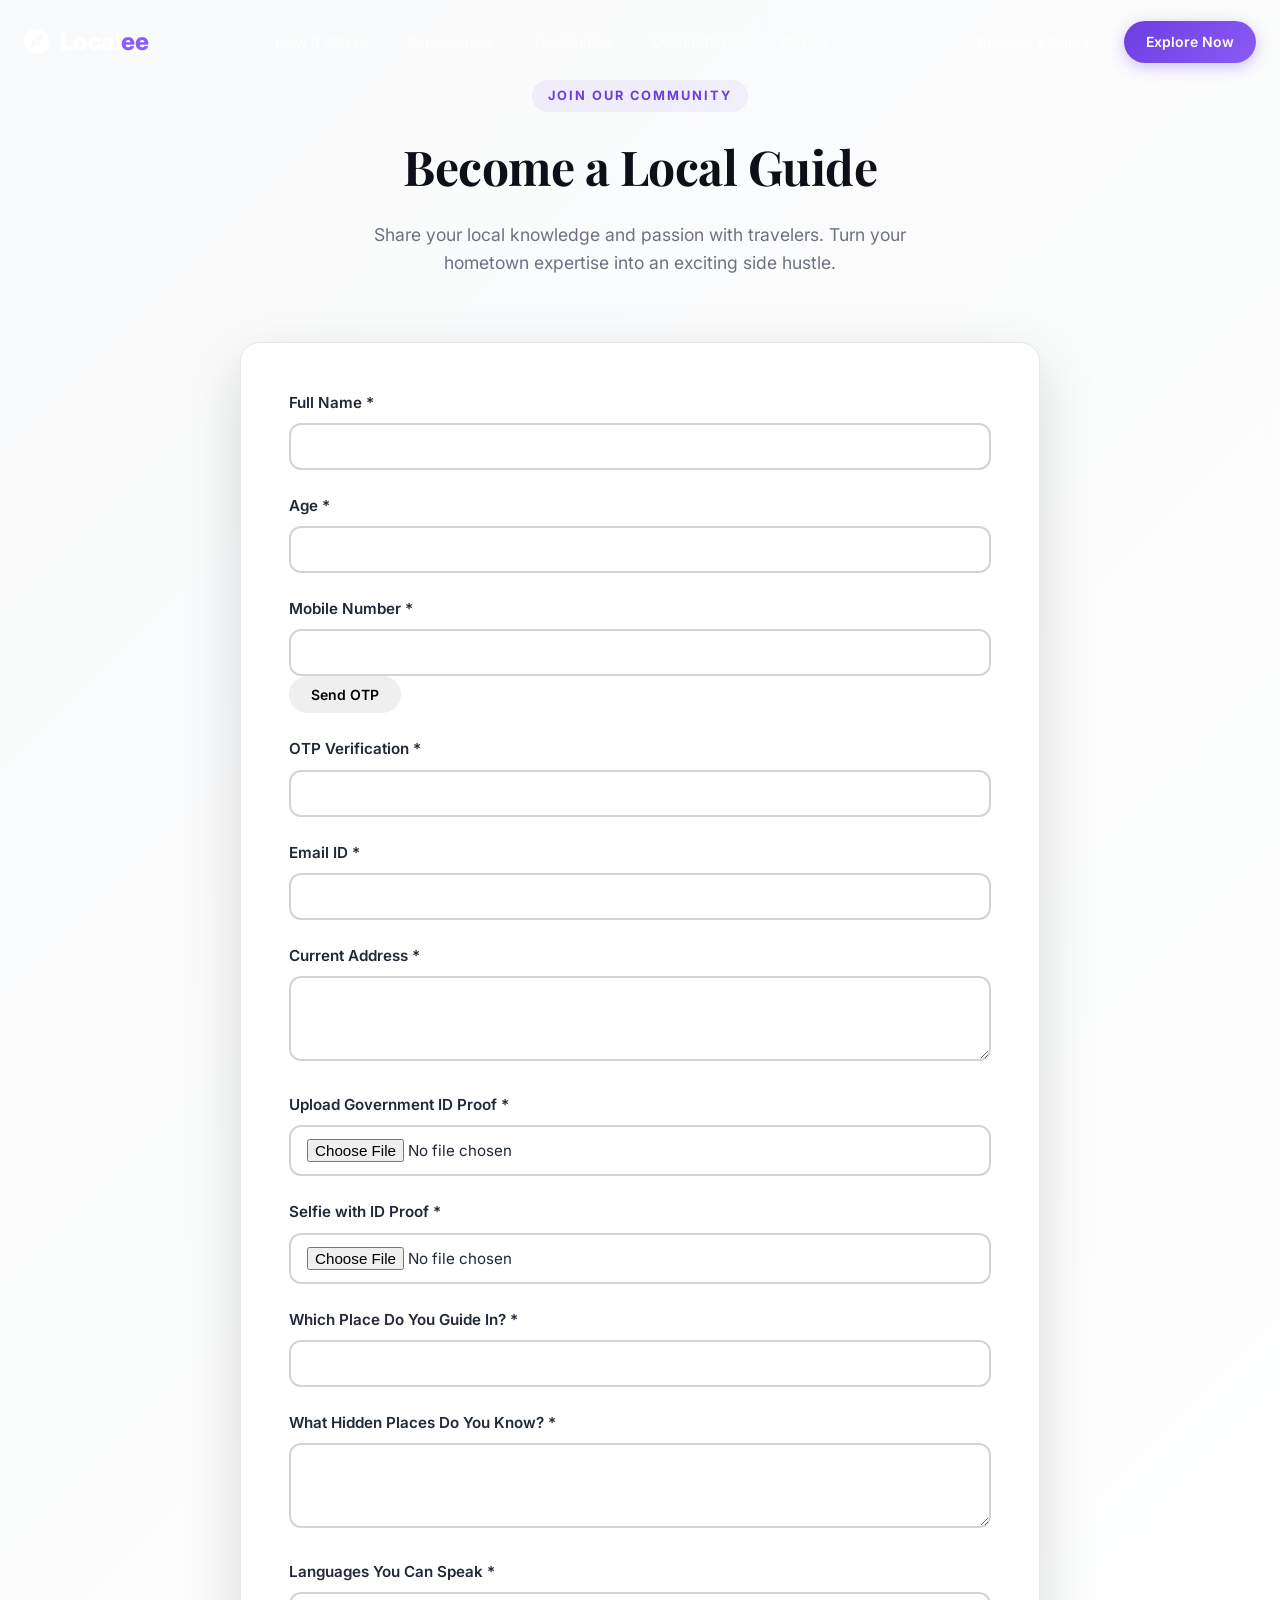
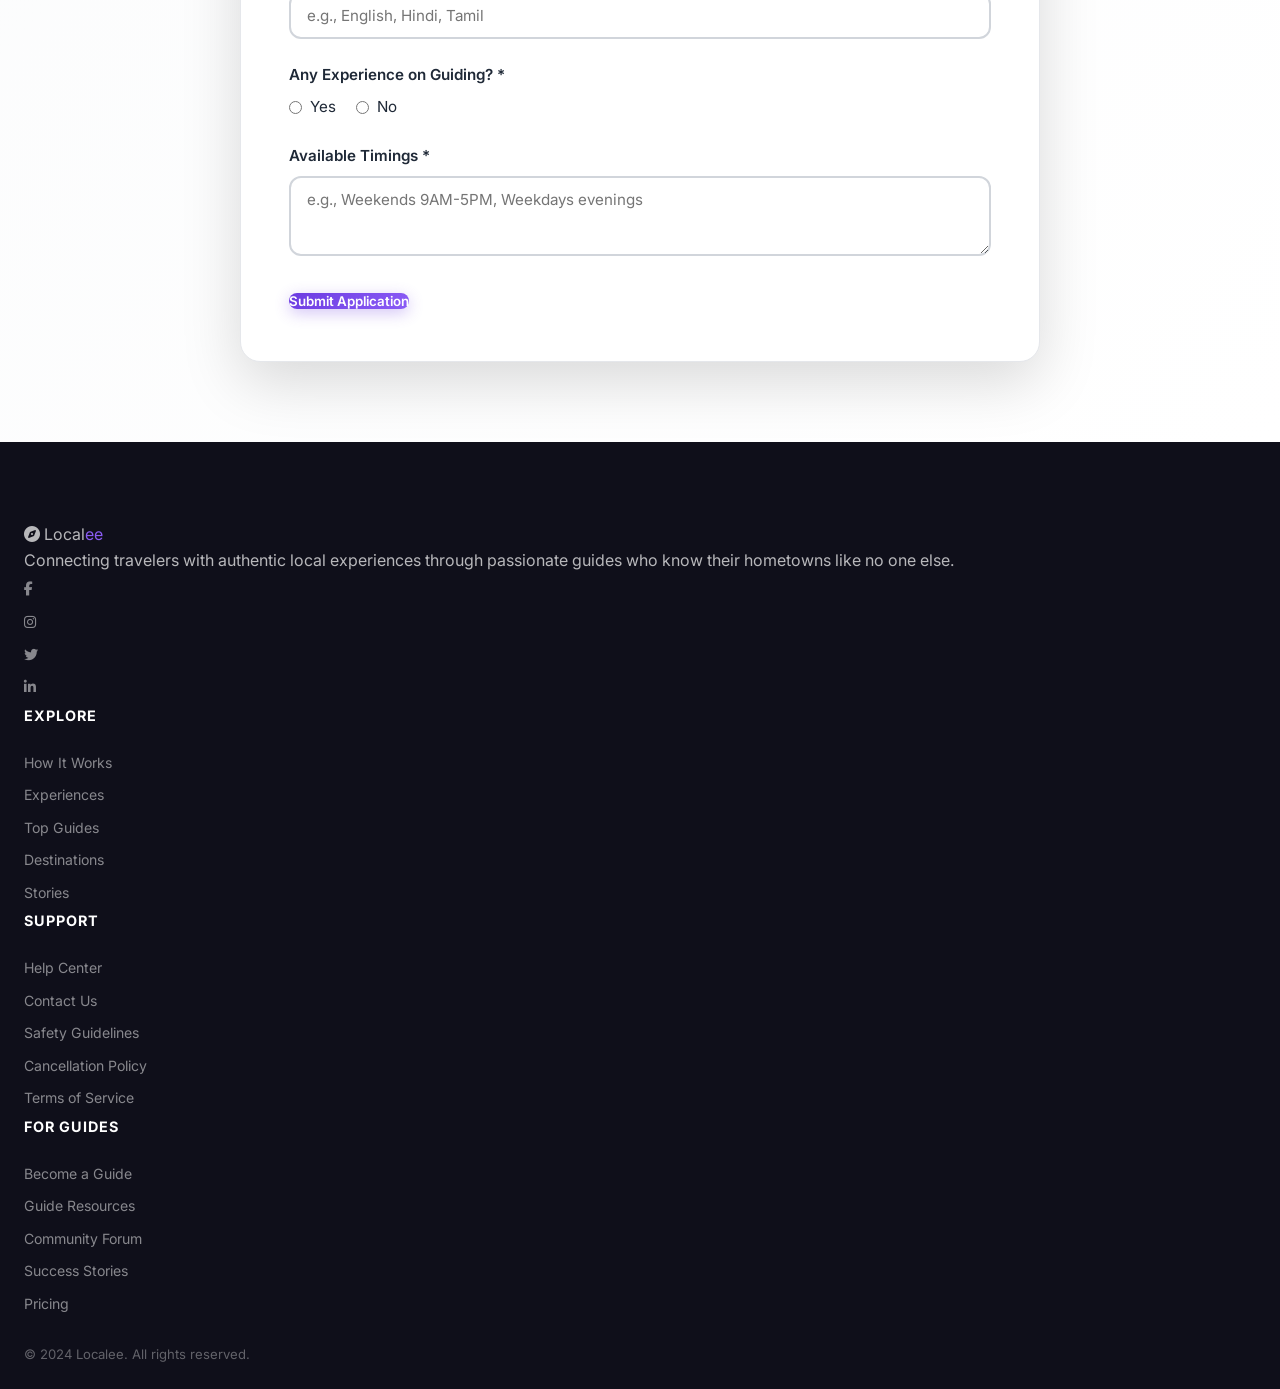
<file: become-guide.html>
<!DOCTYPE html>
<html lang="en">
<head>
  <meta charset="UTF-8">
  <meta name="viewport" content="width=device-width, initial-scale=1.0">
  <title>Become a Guide — Localee</title>
  <meta name="description" content="Join Localee as a local guide and share your passion for your hometown with travelers from around the world.">
  <link rel="preconnect" href="https://fonts.googleapis.com">
  <link rel="preconnect" href="https://fonts.gstatic.com" crossorigin>
  <link href="https://fonts.googleapis.com/css2?family=Inter:wght@300;400;500;600;700;800;900&family=Playfair+Display:ital,wght@0,600;0,700;0,800;1,600&display=swap" rel="stylesheet">
  <link rel="stylesheet" href="https://cdnjs.cloudflare.com/ajax/libs/font-awesome/6.5.1/css/all.min.css">
  <link rel="stylesheet" href="styles.css">
</head>
<body>

  <!-- Navbar -->
  <nav class="navbar" id="navbar">
    <div class="container nav-container">
      <a href="index.html" class="logo">
        <i class="fas fa-compass logo-icon"></i>
        <span>Local<span class="logo-accent">ee</span></span>
      </a>
      <ul class="nav-links" id="navLinks">
        <li><a href="index.html#how-it-works">How It Works</a></li>
        <li><a href="index.html#experiences">Experiences</a></li>
        <li><a href="index.html#guides">Top Guides</a></li>
        <li><a href="index.html#destinations">Destinations</a></li>
        <li><a href="index.html#testimonials">Stories</a></li>
      </ul>
      <div class="nav-actions">
        <a href="become-guide.html" class="btn btn-outline btn-sm">Become a Guide</a>
        <a href="index.html" class="btn btn-primary btn-sm">Explore Now</a>
        <button class="mobile-toggle" id="mobileToggle" aria-label="Toggle menu">
          <span></span><span></span><span></span>
        </button>
      </div>
    </div>
  </nav>

  <!-- Become Guide Form -->
  <section class="section become-guide-form">
    <div class="container">
      <div class="section-header">
        <span class="section-tag">Join Our Community</span>
        <h2 class="section-title">Become a Local Guide</h2>
        <p class="section-desc">Share your local knowledge and passion with travelers. Turn your hometown expertise into an exciting side hustle.</p>
      </div>
      <div class="form-container">
        <form action="#" method="post" enctype="multipart/form-data">
          <div class="form-group">
            <label for="name">Full Name *</label>
            <input type="text" id="name" name="name" required>
          </div>
          <div class="form-group">
            <label for="age">Age *</label>
            <input type="number" id="age" name="age" min="18" required>
          </div>
          <div class="form-group">
            <label for="mobile">Mobile Number *</label>
            <input type="tel" id="mobile" name="mobile" required>
            <button type="button" class="btn btn-sm" id="send-otp">Send OTP</button>
          </div>
          <div class="form-group">
            <label for="otp">OTP Verification *</label>
            <input type="text" id="otp" name="otp" required>
          </div>
          <div class="form-group">
            <label for="email">Email ID *</label>
            <input type="email" id="email" name="email" required>
          </div>
          <div class="form-group">
            <label for="address">Current Address *</label>
            <textarea id="address" name="address" rows="3" required></textarea>
          </div>
          <div class="form-group">
            <label for="id-proof">Upload Government ID Proof *</label>
            <input type="file" id="id-proof" name="id-proof" accept="image/*,.pdf" required>
          </div>
          <div class="form-group">
            <label for="selfie">Selfie with ID Proof *</label>
            <input type="file" id="selfie" name="selfie" accept="image/*" required>
          </div>
          <div class="form-group">
            <label for="guide-place">Which Place Do You Guide In? *</label>
            <input type="text" id="guide-place" name="guide-place" required>
          </div>
          <div class="form-group">
            <label for="hidden-places">What Hidden Places Do You Know? *</label>
            <textarea id="hidden-places" name="hidden-places" rows="3" required></textarea>
          </div>
          <div class="form-group">
            <label for="languages">Languages You Can Speak *</label>
            <input type="text" id="languages" name="languages" placeholder="e.g., English, Hindi, Tamil" required>
          </div>
          <div class="form-group">
            <label>Any Experience on Guiding? *</label>
            <div class="radio-group">
              <label><input type="radio" name="experience" value="yes" required> Yes</label>
              <label><input type="radio" name="experience" value="no"> No</label>
            </div>
          </div>
          <div class="form-group" id="years-group" style="display: none;">
            <label for="years">How Many Years of Experience?</label>
            <input type="number" id="years" name="years" min="0">
          </div>
          <div class="form-group">
            <label for="timings">Available Timings *</label>
            <textarea id="timings" name="timings" rows="2" placeholder="e.g., Weekends 9AM-5PM, Weekdays evenings" required></textarea>
          </div>
          <button type="submit" class="btn btn-primary">Submit Application</button>
        </form>
      </div>
    </div>
  </section>

  <!-- Footer -->
  <footer class="footer">
    <div class="container">
      <div class="footer-grid">
        <div class="footer-col">
          <div class="footer-logo">
            <i class="fas fa-compass"></i>
            <span>Local<span class="logo-accent">ee</span></span>
          </div>
          <p>Connecting travelers with authentic local experiences through passionate guides who know their hometowns like no one else.</p>
          <div class="social-links">
            <a href="#" aria-label="Facebook"><i class="fab fa-facebook-f"></i></a>
            <a href="#" aria-label="Instagram"><i class="fab fa-instagram"></i></a>
            <a href="#" aria-label="Twitter"><i class="fab fa-twitter"></i></a>
            <a href="#" aria-label="LinkedIn"><i class="fab fa-linkedin-in"></i></a>
          </div>
        </div>
        <div class="footer-col">
          <h4>Explore</h4>
          <a href="index.html#how-it-works">How It Works</a>
          <a href="index.html#experiences">Experiences</a>
          <a href="index.html#guides">Top Guides</a>
          <a href="index.html#destinations">Destinations</a>
          <a href="index.html#testimonials">Stories</a>
        </div>
        <div class="footer-col">
          <h4>Support</h4>
          <a href="#">Help Center</a>
          <a href="#">Contact Us</a>
          <a href="#">Safety Guidelines</a>
          <a href="#">Cancellation Policy</a>
          <a href="#">Terms of Service</a>
        </div>
        <div class="footer-col">
          <h4>For Guides</h4>
          <a href="become-guide.html">Become a Guide</a>
          <a href="#">Guide Resources</a>
          <a href="#">Community Forum</a>
          <a href="#">Success Stories</a>
          <a href="#">Pricing</a>
        </div>
      </div>
      <div class="footer-bottom">
        <p>&copy; 2024 Localee. All rights reserved.</p>
      </div>
    </div>
  </footer>

  <script src="script.js"></script>
  <script>
    // Handle experience radio buttons
    const experienceRadios = document.querySelectorAll('input[name="experience"]');
    const yearsGroup = document.getElementById('years-group');

    experienceRadios.forEach(radio => {
      radio.addEventListener('change', function() {
        if (this.value === 'yes') {
          yearsGroup.style.display = 'block';
          document.getElementById('years').required = true;
        } else {
          yearsGroup.style.display = 'none';
          document.getElementById('years').required = false;
        }
      });
    });

    // OTP generation + validation (simulated)
    let currentOtp = null;
    const otpInput = document.getElementById('otp');
    const sendOtpBtn = document.getElementById('send-otp');
    const formMessage = document.createElement('p');
    formMessage.className = 'form-note';

    const showMessage = (message, isError = false) => {
      formMessage.textContent = message;
      formMessage.style.color = isError ? '#d32f2f' : '#1e7e34';
      if (!document.getElementById('formMessage')) {
        formMessage.id = 'formMessage';
        document.querySelector('.form-container').appendChild(formMessage);
      }
    };

    const generateOtp = () => Math.floor(1000 + Math.random() * 9000).toString();

    sendOtpBtn.addEventListener('click', () => {
      const mobile = document.getElementById('mobile').value.trim();
      if (!mobile || mobile.length < 10) {
        showMessage('Please enter a valid mobile number first.', true);
        return;
      }

      currentOtp = generateOtp();
      otpInput.disabled = false;
      otpInput.focus();
      showMessage('OTP sent! (For demo purposes, you can use ' + currentOtp + ')');

      // For demo purposes only: log the OTP in the console
      console.log('DEBUG: OTP is', currentOtp);
    });

    const guideForm = document.querySelector('.form-container form');
    guideForm.addEventListener('submit', (event) => {
      event.preventDefault();

      if (!currentOtp) {
        showMessage('Please request an OTP and verify your mobile number.', true);
        return;
      }

      if (otpInput.value.trim() !== currentOtp) {
        showMessage('The OTP entered is incorrect. Please try again.', true);
        return;
      }

      showMessage('Thank you! Your application has been submitted. We will reach out soon.', false);
      guideForm.reset();
      otpInput.disabled = true;
      currentOtp = null;
    });
  </script>
</body>
</html>
</file>
<file: styles.css>
/* ===== RESET & BASE ===== */
*, *::before, *::after { margin: 0; padding: 0; box-sizing: border-box; }

:root {
  --primary: #6C3CE1;
  --primary-light: #8B5CF6;
  --primary-dark: #5521C6;
  --primary-glow: rgba(108, 60, 225, 0.3);
  --accent: #F97316;
  --accent-light: #FB923C;
  --success: #10B981;
  --dark: #0F0F1A;
  --dark-2: #1A1A2E;
  --dark-3: #252540;
  --gray-900: #111827;
  --gray-800: #1F2937;
  --gray-700: #374151;
  --gray-600: #4B5563;
  --gray-500: #6B7280;
  --gray-400: #9CA3AF;
  --gray-300: #D1D5DB;
  --gray-200: #E5E7EB;
  --gray-100: #F3F4F6;
  --gray-50: #F9FAFB;
  --white: #FFFFFF;
  --glass: rgba(255, 255, 255, 0.06);
  --glass-border: rgba(255, 255, 255, 0.1);
  --glass-light: rgba(255, 255, 255, 0.85);
  --glass-light-border: rgba(0, 0, 0, 0.08);
  --radius-sm: 8px;
  --radius: 12px;
  --radius-lg: 20px;
  --radius-xl: 28px;
  --radius-full: 100px;
  --shadow-sm: 0 1px 3px rgba(0,0,0,0.08);
  --shadow: 0 4px 20px rgba(0,0,0,0.08);
  --shadow-lg: 0 12px 40px rgba(0,0,0,0.12);
  --shadow-xl: 0 20px 60px rgba(0,0,0,0.15);
  --shadow-glow: 0 0 40px var(--primary-glow);
  --transition: 0.3s cubic-bezier(0.4, 0, 0.2, 1);
  --transition-slow: 0.6s cubic-bezier(0.4, 0, 0.2, 1);
}

html { scroll-behavior: smooth; font-size: 16px; }
body {
  font-family: 'Inter', -apple-system, BlinkMacSystemFont, sans-serif;
  color: var(--gray-800);
  background: var(--white);
  line-height: 1.6;
  overflow-x: hidden;
  -webkit-font-smoothing: antialiased;
}

.container {
  width: 100%;
  max-width: 1280px;
  margin: 0 auto;
  padding: 0 24px;
}

img { max-width: 100%; height: auto; display: block; }
a { text-decoration: none; color: inherit; transition: var(--transition); }

/* ===== BUTTONS ===== */
.btn {
  display: inline-flex;
  align-items: center;
  gap: 8px;
  font-family: inherit;
  font-weight: 600;
  border: none;
  cursor: pointer;
  transition: var(--transition);
  border-radius: var(--radius-full);
  white-space: nowrap;
}
.btn-sm { padding: 10px 22px; font-size: 0.875rem; }
.btn-lg { padding: 16px 36px; font-size: 1.05rem; }
.btn-primary {
  background: linear-gradient(135deg, var(--primary), var(--primary-light));
  color: var(--white);
  box-shadow: 0 4px 15px var(--primary-glow);
}
.btn-primary:hover {
  transform: translateY(-2px);
  box-shadow: 0 8px 25px var(--primary-glow);
}
.btn-outline {
  background: transparent;
  color: var(--gray-700);
  border: 1.5px solid var(--gray-300);
}
.btn-outline:hover {
  border-color: var(--primary);
  color: var(--primary);
  background: rgba(108, 60, 225, 0.04);
}
.btn-white {
  background: var(--white);
  color: var(--primary);
  box-shadow: var(--shadow);
}
.btn-white:hover { transform: translateY(-2px); box-shadow: var(--shadow-lg); }
.btn-ghost {
  background: transparent;
  color: var(--white);
  border: 1.5px solid rgba(255,255,255,0.3);
}
.btn-ghost:hover {
  background: rgba(255,255,255,0.1);
  border-color: rgba(255,255,255,0.6);
}

/* ===== NAVBAR ===== */
.navbar {
  position: fixed;
  top: 0;
  left: 0;
  right: 0;
  z-index: 1000;
  padding: 20px 0;
  transition: var(--transition);
}
.navbar.scrolled {
  padding: 12px 0;
  background: var(--glass-light);
  backdrop-filter: blur(20px) saturate(180%);
  -webkit-backdrop-filter: blur(20px) saturate(180%);
  border-bottom: 1px solid var(--glass-light-border);
  box-shadow: var(--shadow-sm);
}
.nav-container {
  display: flex;
  align-items: center;
  justify-content: space-between;
}
.logo {
  display: flex;
  align-items: center;
  gap: 10px;
  font-size: 1.5rem;
  font-weight: 800;
  color: var(--white);
  letter-spacing: -0.5px;
}
.navbar.scrolled .logo { color: var(--dark); }
.logo-icon {
  font-size: 1.6rem;
  animation: spin 8s linear infinite;
}
@keyframes spin { from { transform: rotate(0deg); } to { transform: rotate(360deg); } }
.logo-accent { color: var(--primary-light); }
.navbar.scrolled .logo-accent { color: var(--primary); }

.nav-links {
  display: flex;
  list-style: none;
  gap: 8px;
}
.nav-links a {
  padding: 8px 16px;
  font-size: 0.9rem;
  font-weight: 500;
  color: rgba(255,255,255,0.8);
  border-radius: var(--radius-full);
  transition: var(--transition);
}
.nav-links a:hover {
  color: var(--white);
  background: rgba(255,255,255,0.12);
}
.navbar.scrolled .nav-links a { color: var(--gray-600); }
.navbar.scrolled .nav-links a:hover {
  color: var(--primary);
  background: rgba(108, 60, 225, 0.06);
}

.nav-actions { display: flex; align-items: center; gap: 12px; }
.nav-actions .btn-outline {
  color: rgba(255,255,255,0.9);
  border-color: rgba(255,255,255,0.3);
}
.nav-actions .btn-outline:hover {
  background: rgba(255,255,255,0.1);
  border-color: rgba(255,255,255,0.6);
  color: var(--white);
}
.navbar.scrolled .nav-actions .btn-outline {
  color: var(--gray-700);
  border-color: var(--gray-300);
}
.navbar.scrolled .nav-actions .btn-outline:hover {
  border-color: var(--primary);
  color: var(--primary);
  background: rgba(108, 60, 225, 0.04);
}

.mobile-toggle {
  display: none;
  flex-direction: column;
  gap: 5px;
  background: none;
  border: none;
  cursor: pointer;
  padding: 8px;
}
.mobile-toggle span {
  width: 24px;
  height: 2px;
  background: var(--white);
  border-radius: 2px;
  transition: var(--transition);
}
.navbar.scrolled .mobile-toggle span { background: var(--dark); }
.mobile-toggle.active span:nth-child(1) { transform: rotate(45deg) translate(5px, 5px); }
.mobile-toggle.active span:nth-child(2) { opacity: 0; }
.mobile-toggle.active span:nth-child(3) { transform: rotate(-45deg) translate(5px, -5px); }

/* ===== HERO ===== */
.hero {
  position: relative;
  min-height: 100vh;
  display: flex;
  align-items: center;
  justify-content: center;
  overflow: hidden;
  padding: 120px 0 80px;
}
/* Hero scenic background layers */
.hero-bg {
  position: absolute;
  inset: 0;
}
.hero-sky {
  position: absolute;
  inset: 0;
  background:
    linear-gradient(180deg,
      #0b1628 0%,
      #0f2440 15%,
      #143a5c 30%,
      #1a6070 45%,
      #1e7a6d 55%,
      #267a58 65%,
      #1a5c42 75%,
      #0f3d2e 85%,
      #0a2a1f 100%
    );
}
.hero-gradient {
  position: absolute;
  inset: 0;
  background:
    radial-gradient(ellipse 90% 50% at 50% 0%, rgba(20, 80, 130, 0.4), transparent 60%),
    radial-gradient(ellipse 60% 40% at 80% 20%, rgba(245, 158, 66, 0.15), transparent),
    radial-gradient(ellipse 50% 40% at 20% 30%, rgba(100, 200, 180, 0.12), transparent),
    radial-gradient(ellipse 80% 50% at 50% 100%, rgba(10, 50, 35, 0.5), transparent 60%);
  pointer-events: none;
}

/* Mountains */
.hero-mountains {
  position: absolute;
  bottom: 10%;
  left: 0;
  right: 0;
  height: 55%;
  pointer-events: none;
}
.mountain-layer {
  position: absolute;
  bottom: 0;
  left: 0;
  width: 100%;
  height: 100%;
}
.mountain-back { opacity: 0.7; animation: mountainParallax 20s ease-in-out infinite alternate; }
.mountain-mid  { opacity: 0.8; animation: mountainParallax 25s ease-in-out infinite alternate-reverse; }
.mountain-front { opacity: 0.9; animation: mountainParallax 30s ease-in-out infinite alternate; }
@keyframes mountainParallax {
  0% { transform: translateX(0); }
  100% { transform: translateX(-15px); }
}

/* Sea */
.hero-sea {
  position: absolute;
  bottom: 0;
  left: 0;
  right: 0;
  height: 20%;
  pointer-events: none;
}
.hero-sea svg {
  position: absolute;
  bottom: 0;
  width: 100%;
  height: 100%;
}
.hero-sea svg path:first-child { animation: wave 8s ease-in-out infinite; }
.hero-sea svg path:last-child  { animation: wave 10s ease-in-out infinite reverse; }
@keyframes wave {
  0%, 100% { transform: translateX(0); }
  50% { transform: translateX(-20px); }
}

.hero-content {
  position: relative;
  z-index: 2;
  text-align: center;
}
.hero-badge {
  display: inline-flex;
  align-items: center;
  gap: 8px;
  padding: 8px 20px;
  background: rgba(255,255,255,0.08);
  border: 1px solid rgba(255,255,255,0.12);
  border-radius: var(--radius-full);
  color: rgba(255,255,255,0.9);
  font-size: 0.85rem;
  font-weight: 500;
  margin-bottom: 28px;
  backdrop-filter: blur(10px);
  animation: fadeInDown 0.8s ease-out;
}
.hero-badge i { color: var(--accent); }

.hero-title {
  font-family: 'Playfair Display', serif;
  font-size: clamp(2.8rem, 7vw, 5.5rem);
  font-weight: 800;
  color: var(--white);
  line-height: 1.1;
  margin-bottom: 24px;
  animation: fadeInUp 0.8s ease-out 0.2s both;
}
.gradient-text {
  background: linear-gradient(135deg, #5eead4, #34d399, #a7f3d0, #fbbf24, #fb923c);
  -webkit-background-clip: text;
  -webkit-text-fill-color: transparent;
  background-clip: text;
}

.hero-subtitle {
  font-size: clamp(1rem, 2vw, 1.25rem);
  color: rgba(220,240,230,0.75);
  max-width: 640px;
  margin: 0 auto 40px;
  line-height: 1.7;
  animation: fadeInUp 0.8s ease-out 0.4s both;
}

/* Hero Search Box */
.hero-search {
  animation: fadeInUp 0.8s ease-out 0.6s both;
  margin-bottom: 48px;
}
.search-box {
  display: flex;
  align-items: center;
  background: var(--white);
  border-radius: var(--radius-xl);
  padding: 8px;
  max-width: 720px;
  margin: 0 auto;
  box-shadow: var(--shadow-xl), 0 0 80px rgba(20, 120, 90, 0.2);
}
.search-field {
  display: flex;
  align-items: center;
  gap: 10px;
  padding: 12px 18px;
  flex: 1;
  min-width: 0;
}
.search-field i { color: var(--primary); font-size: 1.1rem; flex-shrink: 0; }
.search-field input {
  border: none;
  outline: none;
  font-family: inherit;
  font-size: 0.95rem;
  color: var(--gray-800);
  width: 100%;
  background: transparent;
}
.search-field input::placeholder { color: var(--gray-400); }
.search-divider { width: 1px; height: 32px; background: var(--gray-200); flex-shrink: 0; }
.search-btn {
  display: flex;
  align-items: center;
  gap: 8px;
  padding: 14px 28px;
  background: linear-gradient(135deg, var(--primary), var(--primary-light));
  color: var(--white);
  border: none;
  border-radius: var(--radius-lg);
  font-family: inherit;
  font-size: 0.95rem;
  font-weight: 600;
  cursor: pointer;
  transition: var(--transition);
  flex-shrink: 0;
}
.search-btn:hover { transform: scale(1.03); box-shadow: var(--shadow-glow); }

/* Hero Stats */
.hero-stats {
  display: flex;
  align-items: center;
  justify-content: center;
  gap: 40px;
  animation: fadeInUp 0.8s ease-out 0.8s both;
}
.stat { text-align: center; }
.stat-number {
  display: block;
  font-size: 2rem;
  font-weight: 800;
  color: var(--white);
  letter-spacing: -1px;
}
.stat-plus { font-size: 1.4rem; font-weight: 700; color: var(--accent); }
.stat-label {
  font-size: 0.8rem;
  color: rgba(255,255,255,0.5);
  text-transform: uppercase;
  letter-spacing: 1.5px;
  font-weight: 500;
}
.stat-divider { width: 1px; height: 40px; background: rgba(255,255,255,0.15); }

.hero-scroll {
  position: absolute;
  bottom: 32px;
  left: 50%;
  transform: translateX(-50%);
  z-index: 2;
}
.scroll-indicator {
  width: 28px;
  height: 44px;
  border: 2px solid rgba(255,255,255,0.3);
  border-radius: 14px;
  display: flex;
  justify-content: center;
  padding-top: 8px;
}
.scroll-dot {
  width: 4px;
  height: 10px;
  background: var(--white);
  border-radius: 4px;
  animation: scrollBounce 2s ease-in-out infinite;
}
@keyframes scrollBounce {
  0%, 100% { transform: translateY(0); opacity: 1; }
  50% { transform: translateY(12px); opacity: 0.3; }
}

/* Animations */
@keyframes fadeInUp {
  from { opacity: 0; transform: translateY(30px); }
  to { opacity: 1; transform: translateY(0); }
}
@keyframes fadeInDown {
  from { opacity: 0; transform: translateY(-20px); }
  to { opacity: 1; transform: translateY(0); }
}

/* ===== TRUSTED BAR ===== */
.trusted-bar {
  padding: 32px 0;
  border-bottom: 1px solid var(--gray-100);
  background: var(--gray-50);
}
.trusted-bar .container {
  display: flex;
  align-items: center;
  gap: 40px;
}
.trusted-label {
  font-size: 0.8rem;
  color: var(--gray-400);
  text-transform: uppercase;
  letter-spacing: 2px;
  font-weight: 600;
  white-space: nowrap;
}
.trusted-logos {
  display: flex;
  align-items: center;
  gap: 40px;
  flex-wrap: wrap;
  justify-content: center;
  flex: 1;
}
.trusted-logo {
  font-size: 1.1rem;
  font-weight: 700;
  color: var(--gray-300);
  letter-spacing: 1px;
  white-space: nowrap;
  transition: var(--transition);
}
.trusted-logo:hover { color: var(--gray-500); }

/* ===== SECTIONS BASE ===== */
.section {
  padding: 100px 0;
}
.section-header {
  text-align: center;
  margin-bottom: 64px;
}
.section-tag {
  display: inline-block;
  padding: 6px 16px;
  background: linear-gradient(135deg, rgba(108, 60, 225, 0.08), rgba(139, 92, 246, 0.08));
  color: var(--primary);
  font-size: 0.8rem;
  font-weight: 700;
  text-transform: uppercase;
  letter-spacing: 2px;
  border-radius: var(--radius-full);
  margin-bottom: 16px;
}
.section-tag-light {
  background: rgba(255,255,255,0.15);
  color: var(--white);
}
.section-title {
  font-family: 'Playfair Display', serif;
  font-size: clamp(2rem, 4vw, 3rem);
  font-weight: 700;
  color: var(--dark);
  margin-bottom: 16px;
  letter-spacing: -0.5px;
}
.section-desc {
  font-size: 1.1rem;
  color: var(--gray-500);
  max-width: 560px;
  margin: 0 auto;
}

/* ===== HOW IT WORKS ===== */
.how-it-works { background: var(--white); }
.steps-grid {
  display: flex;
  align-items: flex-start;
  justify-content: center;
  gap: 0;
}
.step-card {
  text-align: center;
  padding: 40px 32px;
  max-width: 320px;
  position: relative;
}
.step-number {
  font-size: 4rem;
  font-weight: 900;
  color: var(--gray-100);
  line-height: 1;
  margin-bottom: -12px;
  position: relative;
  z-index: 0;
}
.step-icon-wrap {
  position: relative;
  z-index: 1;
  margin-bottom: 24px;
}
.step-icon {
  width: 72px;
  height: 72px;
  background: linear-gradient(135deg, var(--primary), var(--primary-light));
  border-radius: var(--radius-lg);
  display: flex;
  align-items: center;
  justify-content: center;
  margin: 0 auto;
  font-size: 1.6rem;
  color: var(--white);
  box-shadow: 0 8px 30px var(--primary-glow);
  transition: var(--transition);
}
.step-card:hover .step-icon { transform: translateY(-4px) scale(1.05); }
.step-card h3 {
  font-size: 1.2rem;
  font-weight: 700;
  color: var(--dark);
  margin-bottom: 12px;
}
.step-card p {
  font-size: 0.95rem;
  color: var(--gray-500);
  line-height: 1.7;
}
.step-connector {
  width: 80px;
  color: var(--gray-300);
  margin-top: 100px;
  flex-shrink: 0;
}

/* ===== EXPERIENCES ===== */
.experiences { background: var(--gray-50); }
.exp-grid {
  display: grid;
  grid-template-columns: 1fr 1fr 1fr;
  gap: 20px;
}
.exp-card {
  position: relative;
  border-radius: var(--radius-lg);
  overflow: hidden;
  height: 280px;
  cursor: pointer;
  transition: var(--transition);
}
.exp-card:hover { transform: translateY(-4px); }
.exp-card img {
  width: 100%;
  height: 100%;
  object-fit: cover;
  transition: var(--transition-slow);
}
.exp-card:hover img { transform: scale(1.08); }
.exp-overlay {
  position: absolute;
  inset: 0;
  background: linear-gradient(to top, rgba(0,0,0,0.85) 0%, rgba(0,0,0,0.2) 50%, transparent 100%);
  display: flex;
  flex-direction: column;
  justify-content: flex-end;
  padding: 24px;
  color: var(--white);
}
.exp-tag {
  position: absolute;
  top: 16px;
  left: 16px;
  padding: 6px 14px;
  background: var(--accent);
  border-radius: var(--radius-full);
  font-size: 0.75rem;
  font-weight: 700;
  text-transform: uppercase;
  letter-spacing: 1px;
}
.exp-overlay h3 {
  font-size: 1.3rem;
  font-weight: 700;
  margin-bottom: 6px;
}
.exp-overlay p {
  font-size: 0.85rem;
  opacity: 0.8;
  margin-bottom: 8px;
}
.exp-count {
  font-size: 0.8rem;
  opacity: 0.6;
  display: flex;
  align-items: center;
  gap: 6px;
}
.exp-card-large {
  grid-column: span 2;
  height: 340px;
}

/* ===== GUIDES ===== */
.guides { background: var(--white); }
.guides-carousel {
  display: grid;
  grid-template-columns: repeat(4, 1fr);
  gap: 24px;
}
.guide-card {
  background: var(--white);
  border-radius: var(--radius-lg);
  overflow: hidden;
  border: 1px solid var(--gray-200);
  transition: var(--transition);
}
.guide-card:hover {
  transform: translateY(-6px);
  box-shadow: var(--shadow-lg);
  border-color: transparent;
}
.guide-img {
  position: relative;
  height: 220px;
  overflow: hidden;
}
.guide-img img {
  width: 100%;
  height: 100%;
  object-fit: cover;
  transition: var(--transition-slow);
}
.guide-card:hover .guide-img img { transform: scale(1.05); }
.guide-badge {
  position: absolute;
  top: 12px;
  right: 12px;
  padding: 6px 14px;
  background: rgba(0,0,0,0.6);
  backdrop-filter: blur(10px);
  border-radius: var(--radius-full);
  color: var(--white);
  font-size: 0.75rem;
  font-weight: 600;
  display: flex;
  align-items: center;
  gap: 6px;
}
.guide-badge i { color: #FBBF24; font-size: 0.7rem; }
.guide-info { padding: 20px; }
.guide-info h4 {
  font-size: 1.1rem;
  font-weight: 700;
  color: var(--dark);
  margin-bottom: 4px;
}
.guide-location {
  font-size: 0.85rem;
  color: var(--gray-500);
  margin-bottom: 12px;
  display: flex;
  align-items: center;
  gap: 6px;
}
.guide-location i { color: var(--primary); font-size: 0.8rem; }
.guide-rating {
  display: flex;
  align-items: center;
  gap: 8px;
  margin-bottom: 12px;
}
.stars { color: #FBBF24; font-size: 0.8rem; display: flex; gap: 2px; }
.guide-rating span { font-size: 0.8rem; color: var(--gray-500); }
.guide-tags { display: flex; flex-wrap: wrap; gap: 6px; margin-bottom: 12px; }
.guide-tags span {
  padding: 4px 10px;
  background: var(--gray-100);
  color: var(--gray-600);
  font-size: 0.72rem;
  font-weight: 500;
  border-radius: var(--radius-full);
}
.guide-quote {
  font-size: 0.85rem;
  color: var(--gray-500);
  font-style: italic;
  margin-bottom: 16px;
  line-height: 1.5;
}
.guide-footer {
  display: flex;
  align-items: center;
  justify-content: space-between;
  padding-top: 16px;
  border-top: 1px solid var(--gray-100);
}
.guide-price { font-size: 0.85rem; color: var(--gray-500); }
.guide-price strong { color: var(--dark); font-size: 1.1rem; }

/* ===== DESTINATIONS ===== */
.destinations { background: var(--gray-50); }
.dest-grid {
  display: grid;
  grid-template-columns: repeat(3, 1fr);
  gap: 20px;
}
.dest-card {
  position: relative;
  border-radius: var(--radius-lg);
  overflow: hidden;
  height: 260px;
  cursor: pointer;
  transition: var(--transition);
}
.dest-card:hover { transform: translateY(-4px); }
.dest-card img {
  width: 100%;
  height: 100%;
  object-fit: cover;
  transition: var(--transition-slow);
}
.dest-card:hover img { transform: scale(1.08); }
.dest-overlay {
  position: absolute;
  inset: 0;
  background: linear-gradient(to top, rgba(0,0,0,0.8) 0%, rgba(0,0,0,0.1) 60%, transparent 100%);
  display: flex;
  flex-direction: column;
  justify-content: flex-end;
  padding: 24px;
  color: var(--white);
}
.dest-country {
  font-size: 0.75rem;
  text-transform: uppercase;
  letter-spacing: 2px;
  opacity: 0.7;
  margin-bottom: 4px;
}
.dest-overlay h3 { font-size: 1.5rem; font-weight: 700; margin-bottom: 8px; }
.dest-meta {
  display: flex;
  gap: 16px;
  font-size: 0.8rem;
  opacity: 0.8;
}
.dest-meta span { display: flex; align-items: center; gap: 6px; }
.dest-featured {
  grid-row: span 2;
  height: 100%;
}

/* ===== SLIDE PANEL (MODAL) ===== */
.slide-panel {
  position: fixed;
  inset: 0;
  display: none;
  align-items: stretch;
  justify-content: flex-end;
  z-index: 2000;
  overflow: hidden;
}

/* ===== TRANSLATOR ===== */
.translator {
  background: var(--white);
}

.translator-grid {
  display: grid;
  grid-template-columns: repeat(2, 1fr);
  gap: 24px;
  margin-top: 32px;
}

.translator-card {
  background: var(--white);
  border: 1px solid var(--gray-200);
  border-radius: var(--radius-lg);
  padding: 24px;
  box-shadow: var(--shadow);
}

.translator-header {
  display: flex;
  align-items: flex-start;
  justify-content: space-between;
  gap: 16px;
  margin-bottom: 18px;
}

.translator-header h3 {
  margin: 0;
  font-size: 1.25rem;
}

.translator-actions {
  display: flex;
  gap: 10px;
}

.translator-controls {
  display: grid;
  grid-template-columns: repeat(2, 1fr);
  gap: 12px;
  margin-bottom: 16px;
}

.translator-controls label {
  display: block;
  font-size: 0.85rem;
  color: var(--gray-600);
}

.translator-controls select {
  width: 100%;
  padding: 10px 12px;
  border: 1px solid var(--gray-200);
  border-radius: var(--radius);
  background: var(--white);
  font-size: 0.95rem;
  margin-top: 8px;
}

.translator-card textarea {
  width: 100%;
  resize: vertical;
  border: 1px solid var(--gray-200);
  border-radius: var(--radius);
  padding: 14px;
  font-size: 0.95rem;
  line-height: 1.6;
  color: var(--gray-800);
  min-height: 180px;
}

.translator-footer {
  margin-top: 18px;
  display: flex;
  justify-content: flex-end;
}

@media (max-width: 900px) {
  .translator-grid {
    grid-template-columns: 1fr;
  }
}

.slide-panel.open {
  display: flex;
}

.slide-panel__backdrop {
  position: absolute;
  inset: 0;
  background: rgba(15, 15, 26, 0.65);
  opacity: 0;
  transition: opacity var(--transition);
}

.slide-panel.open .slide-panel__backdrop {
  opacity: 1;
}

.slide-panel__content {
  position: relative;
  width: min(560px, 100%);
  max-width: 560px;
  height: 100%;
  background: linear-gradient(180deg, rgba(255,255,255,0.98), rgba(255,255,255,0.94));
  box-shadow: -16px 0 40px rgba(0,0,0,0.25);
  padding: 32px 28px;
  overflow-y: auto;
  transform: translateX(115%);
  transition: transform var(--transition);
}

.slide-panel.open .slide-panel__content {
  transform: translateX(0);
}

.slide-panel__close {
  position: absolute;
  top: 18px;
  right: 18px;
  width: 40px;
  height: 40px;
  border-radius: 999px;
  border: none;
  background: rgba(255,255,255,0.9);
  color: var(--gray-700);
  font-size: 1rem;
  display: grid;
  place-items: center;
  cursor: pointer;
  box-shadow: var(--shadow);
  transition: transform var(--transition), background var(--transition);
}

.slide-panel__close:hover {
  transform: scale(1.05);
  background: rgba(255,255,255,1);
}

.slide-panel__header h2 {
  font-size: 1.75rem;
  margin-bottom: 8px;
}

.slide-panel__subtitle {
  margin-bottom: 12px;
  color: var(--gray-600);
  line-height: 1.6;
}

.slide-panel__meta {
  display: flex;
  flex-wrap: wrap;
  gap: 18px;
  margin-bottom: 22px;
  font-size: 0.95rem;
  color: var(--gray-700);
}

.slide-panel__meta span {
  display: inline-flex;
  align-items: center;
  gap: 6px;
}

.slide-panel__meta strong {
  color: var(--dark);
}

.slide-panel__pick {
  margin: 0 0 12px;
  font-weight: 600;
  color: var(--gray-600);
}

.slide-panel__sections {
  display: grid;
  gap: 24px;
}

.slide-panel__section h3 {
  font-size: 1.1rem;
  margin-bottom: 12px;
  letter-spacing: 0.5px;
}

.slide-panel__list {
  list-style: none;
  padding: 0;
  margin: 0;
  display: grid;
  gap: 10px;
}

.slide-panel__list li {
  padding: 10px 14px;
  border-radius: var(--radius);
  background: rgba(108, 60, 225, 0.08);
  color: var(--gray-700);
  font-weight: 600;
  display: flex;
  align-items: center;
  gap: 12px;
}

.slide-panel__list li img {
  width: 60px;
  height: 60px;
  object-fit: cover;
  border-radius: var(--radius-sm);
  flex-shrink: 0;
}

.guide-profile {
  display: grid;
  gap: 24px;
  grid-template-columns: 220px 1fr;
  align-items: start;
}

.guide-profile__media img {
  width: 220px;
  height: 220px;
  object-fit: cover;
  border-radius: var(--radius-lg);
  box-shadow: var(--shadow);
}

.guide-profile__details {
  display: flex;
  flex-direction: column;
  gap: 18px;
}

.guide-profile__stats {
  display: grid;
  grid-template-columns: repeat(2, minmax(180px, 1fr));
  gap: 16px;
  background: rgba(108, 60, 225, 0.06);
  padding: 18px;
  border-radius: var(--radius);
}

.guide-profile__stats strong {
  display: block;
  font-weight: 700;
  margin-bottom: 4px;
  color: var(--dark);
}

.guide-profile__bio {
  margin: 0;
  color: var(--gray-600);
  line-height: 1.7;
}

.guide-profile__actions {
  display: flex;
  gap: 14px;
  flex-wrap: wrap;
}

@media (max-width: 920px) {
  .guide-profile {
    grid-template-columns: 1fr;
  }
  .guide-profile__media img {
    width: 100%;
    height: auto;
  }
}

@media (max-width: 768px) {
  .slide-panel__content {
    width: 100%;
  }
}

/* ===== TESTIMONIALS ===== */
.testimonials { background: var(--white); }
.testimonials-grid {
  display: grid;
  grid-template-columns: repeat(3, 1fr);
  gap: 24px;
  align-items: start;
}
.testimonial-card {
  background: var(--white);
  border: 1px solid var(--gray-200);
  border-radius: var(--radius-lg);
  padding: 32px;
  transition: var(--transition);
}
.testimonial-card:hover {
  transform: translateY(-4px);
  box-shadow: var(--shadow-lg);
  border-color: transparent;
}
.testimonial-featured {
  background: linear-gradient(135deg, #0f5240, #0b3d2e);
  border-color: transparent;
  color: var(--white);
  transform: scale(1.03);
}
.testimonial-featured:hover { transform: scale(1.03) translateY(-4px); }
.testimonial-stars { margin-bottom: 16px; }
.testimonial-stars i { color: #FBBF24; font-size: 0.9rem; }
.testimonial-featured .testimonial-stars i { color: #FDE68A; }
.testimonial-text {
  font-size: 0.95rem;
  line-height: 1.8;
  margin-bottom: 24px;
  color: var(--gray-600);
}
.testimonial-featured .testimonial-text { color: rgba(255,255,255,0.85); }
.testimonial-author {
  display: flex;
  align-items: center;
  gap: 12px;
}
.testimonial-author img {
  width: 64px;
  height: 64px;
  border-radius: 50%;
  object-fit: cover;
  object-position: 50% 25%;
  display: block;
  border: 2px solid rgba(255,255,255,0.2);
  background: rgba(0,0,0,0.05);
  box-shadow: 0 4px 12px rgba(0,0,0,0.15);
}
.testimonial-author strong {
  display: block;
  font-size: 0.9rem;
  color: var(--dark);
}
.testimonial-featured .testimonial-author strong { color: var(--white); }
.testimonial-author span {
  font-size: 0.8rem;
  color: var(--gray-400);
}
.testimonial-featured .testimonial-author span { color: rgba(255,255,255,0.6); }

/* ===== BECOME A GUIDE CTA ===== */
.become-guide { background: var(--gray-50); padding: 100px 0; }
.cta-card {
  background: linear-gradient(135deg, #0b3d2e, #0f5240, #14705a, #1a8a6e);
  border-radius: var(--radius-xl);
  padding: 64px;
  display: flex;
  gap: 48px;
  align-items: center;
  position: relative;
  overflow: hidden;
}
.cta-card::before {
  content: '';
  position: absolute;
  top: -50%;
  right: -20%;
  width: 600px;
  height: 600px;
  background: radial-gradient(circle, rgba(255,255,255,0.06), transparent 60%);
  border-radius: 50%;
}
.cta-content { flex: 1; position: relative; z-index: 1; }
.cta-content h2 {
  font-family: 'Playfair Display', serif;
  font-size: clamp(1.8rem, 3vw, 2.5rem);
  color: var(--white);
  margin-bottom: 16px;
  line-height: 1.2;
}
.cta-content p {
  color: rgba(255,255,255,0.7);
  font-size: 1.05rem;
  line-height: 1.7;
  margin-bottom: 24px;
  max-width: 500px;
}
.cta-features { display: flex; flex-wrap: wrap; gap: 16px; margin-bottom: 32px; }
.cta-feature {
  display: flex;
  align-items: center;
  gap: 8px;
  color: rgba(255,255,255,0.85);
  font-size: 0.9rem;
  font-weight: 500;
}
.cta-feature i { color: var(--success); }
.cta-actions { display: flex; gap: 16px; flex-wrap: wrap; }

.cta-visual {
  position: relative;
  z-index: 1;
  flex-shrink: 0;
}
.cta-earning-card {
  background: rgba(255,255,255,0.1);
  backdrop-filter: blur(20px);
  border: 1px solid rgba(255,255,255,0.15);
  border-radius: var(--radius-lg);
  padding: 28px;
  min-width: 280px;
  animation: floatUp 6s ease-in-out infinite;
}
@keyframes floatUp {
  0%, 100% { transform: translateY(0); }
  50% { transform: translateY(-10px); }
}
.earning-header {
  display: flex;
  align-items: center;
  gap: 10px;
  color: rgba(255,255,255,0.7);
  font-size: 0.85rem;
  margin-bottom: 12px;
}
.earning-header i { font-size: 1.1rem; }
.earning-amount {
  font-size: 2.5rem;
  font-weight: 800;
  color: var(--white);
  margin-bottom: 16px;
  letter-spacing: -1px;
}
.earning-bar {
  height: 6px;
  background: rgba(255,255,255,0.15);
  border-radius: 3px;
  margin-bottom: 12px;
  overflow: hidden;
}
.earning-fill {
  height: 100%;
  background: linear-gradient(90deg, var(--success), #34D399);
  border-radius: 3px;
  transition: width 2s ease-out;
}
.earning-details {
  display: flex;
  justify-content: space-between;
  font-size: 0.8rem;
  color: rgba(255,255,255,0.5);
}

/* ===== APP SECTION ===== */
.app-section {
  background: var(--white);
  overflow: hidden;
}
.app-content {
  display: flex;
  align-items: center;
  gap: 64px;
}
.app-text { flex: 1; }
.app-text h2 { color: var(--dark); }
.app-text p {
  color: var(--gray-500);
  font-size: 1.05rem;
  line-height: 1.7;
  margin-bottom: 32px;
}
.app-buttons { display: flex; gap: 16px; margin-bottom: 24px; }
.app-store-btn {
  display: flex;
  align-items: center;
  gap: 12px;
  padding: 12px 24px;
  background: var(--dark);
  border-radius: var(--radius);
  color: var(--white);
  transition: var(--transition);
}
.app-store-btn:hover { transform: translateY(-2px); background: var(--dark-2); }
.app-store-btn i { font-size: 1.6rem; }
.app-store-btn small { display: block; font-size: 0.7rem; opacity: 0.7; }
.app-store-btn strong { font-size: 1rem; }
.app-notify {
  display: flex;
  gap: 8px;
  max-width: 420px;
}
.app-notify input {
  flex: 1;
  padding: 14px 20px;
  border: 1.5px solid var(--gray-200);
  border-radius: var(--radius-full);
  font-family: inherit;
  font-size: 0.9rem;
  outline: none;
  transition: var(--transition);
}
.app-notify input:focus { border-color: var(--primary); }

/* Phone Mockup */
.app-mockup {
  flex-shrink: 0;
  position: relative;
}
.phone-frame {
  width: 280px;
  height: 560px;
  background: var(--dark);
  border-radius: 36px;
  padding: 12px;
  box-shadow: var(--shadow-xl);
  position: relative;
}
.phone-frame::before {
  content: '';
  position: absolute;
  top: 12px;
  left: 50%;
  transform: translateX(-50%);
  width: 100px;
  height: 24px;
  background: var(--dark);
  border-radius: 0 0 16px 16px;
  z-index: 10;
}
.phone-screen {
  width: 100%;
  height: 100%;
  background: linear-gradient(180deg, #f8f7ff 0%, var(--white) 100%);
  border-radius: 26px;
  overflow: hidden;
  display: flex;
  flex-direction: column;
}
.phone-header {
  padding: 36px 20px 16px;
  display: flex;
  align-items: center;
  gap: 8px;
  font-weight: 700;
  font-size: 1.1rem;
  color: var(--dark);
}
.phone-header i { color: var(--primary); animation: spin 8s linear infinite; }
.phone-card {
  margin: 8px 16px;
  background: var(--white);
  border-radius: var(--radius);
  padding: 12px;
  display: flex;
  gap: 12px;
  box-shadow: var(--shadow-sm);
  border: 1px solid var(--gray-100);
}
.phone-card-img {
  width: 64px;
  height: 64px;
  border-radius: var(--radius-sm);
  background: linear-gradient(135deg, #e0d4fa, #c4b5fd);
  flex-shrink: 0;
}
.phone-card-img-2 { background: linear-gradient(135deg, #fde68a, #fb923c); }
.phone-card-text { display: flex; flex-direction: column; gap: 2px; }
.phone-card-text strong { font-size: 0.85rem; color: var(--dark); }
.phone-card-text span { font-size: 0.72rem; color: var(--gray-400); }
.phone-card-rating { font-size: 0.75rem; color: #FBBF24; margin-top: 4px; }
.phone-nav {
  margin-top: auto;
  padding: 16px 32px;
  display: flex;
  justify-content: space-between;
  border-top: 1px solid var(--gray-100);
  color: var(--gray-400);
  font-size: 1.1rem;
}
.phone-nav i:first-child { color: var(--primary); }

/* ===== FOOTER ===== */
.footer {
  background: var(--dark);
  color: rgba(255,255,255,0.7);
  padding: 80px 0 0;
}
.footer-top {
  display: flex;
  gap: 64px;
  padding-bottom: 48px;
  border-bottom: 1px solid rgba(255,255,255,0.08);
}
.footer-brand { max-width: 300px; }
.footer-brand .logo { color: var(--white); margin-bottom: 16px; }
.footer-brand p { font-size: 0.9rem; line-height: 1.7; margin-bottom: 24px; }
.footer-social { display: flex; gap: 12px; }
.footer-social a {
  width: 40px;
  height: 40px;
  border-radius: 50%;
  background: rgba(255,255,255,0.08);
  display: flex;
  align-items: center;
  justify-content: center;
  color: rgba(255,255,255,0.6);
  font-size: 1rem;
  transition: var(--transition);
}
.footer-social a:hover {
  background: var(--primary);
  color: var(--white);
  transform: translateY(-2px);
}

.footer-links {
  display: flex;
  gap: 48px;
  flex: 1;
}
.footer-col h4 {
  color: var(--white);
  font-size: 0.9rem;
  font-weight: 700;
  margin-bottom: 20px;
  text-transform: uppercase;
  letter-spacing: 1px;
}
.footer-col a {
  display: block;
  font-size: 0.88rem;
  color: rgba(255,255,255,0.5);
  padding: 5px 0;
  transition: var(--transition);
}
.footer-col a:hover { color: var(--white); transform: translateX(4px); }

.footer-bottom {
  padding: 24px 0;
  display: flex;
  align-items: center;
  justify-content: space-between;
  font-size: 0.82rem;
  color: rgba(255,255,255,0.35);
}
.footer-bottom-links {
  display: flex;
  gap: 24px;
}
.footer-bottom-links a { color: rgba(255,255,255,0.35); }
.footer-bottom-links a:hover { color: rgba(255,255,255,0.7); }

/* ===== SCROLL ANIMATIONS ===== */
[data-aos] {
  opacity: 0;
  transform: translateY(30px);
  transition: opacity 0.7s ease-out, transform 0.7s ease-out;
}
[data-aos].aos-animate {
  opacity: 1;
  transform: translateY(0);
}
[data-aos="fade-right"] { transform: translateX(-30px); }
[data-aos="fade-right"].aos-animate { transform: translateX(0); }
[data-aos="fade-left"] { transform: translateX(30px); }
[data-aos="fade-left"].aos-animate { transform: translateX(0); }
[data-aos="zoom-in"] { transform: scale(0.95); }
[data-aos="zoom-in"].aos-animate { transform: scale(1); }

/* ===== RESPONSIVE ===== */

/* Tablets and large phones */
@media (max-width: 1024px) {
  .nav-links { display: none; }
  .nav-actions .btn-outline { display: none; }
  .mobile-toggle { display: flex; }

  .nav-links.active {
    display: flex;
    flex-direction: column;
    position: absolute;
    top: 100%;
    left: 0;
    right: 0;
    background: var(--white);
    padding: 16px 24px;
    box-shadow: var(--shadow-lg);
    border-radius: 0 0 var(--radius-lg) var(--radius-lg);
    gap: 0;
  }
  .nav-links.active a {
    color: var(--gray-700);
    padding: 14px 16px;
    border-radius: var(--radius-sm);
  }
  .nav-links.active a:hover { background: var(--gray-100); color: var(--primary); }

  .steps-grid { flex-direction: column; align-items: center; }
  .step-connector { display: none; }

  .exp-grid { grid-template-columns: 1fr 1fr; }
  .exp-card-large { grid-column: span 2; }

  .guides-carousel { grid-template-columns: repeat(2, 1fr); }

  .dest-grid { grid-template-columns: repeat(2, 1fr); }
  .dest-featured { grid-row: span 1; height: 260px; }

  .testimonials-grid { grid-template-columns: 1fr; max-width: 600px; margin: 0 auto; }
  .testimonial-featured { transform: none; }
  .testimonial-featured:hover { transform: translateY(-4px); }

  .cta-card { flex-direction: column; padding: 48px; }
  .cta-visual { width: 100%; display: flex; justify-content: center; }

  .app-content { flex-direction: column; text-align: center; }
  .app-notify { margin: 0 auto; }
  .app-buttons { justify-content: center; }

  .footer-top { flex-direction: column; gap: 40px; }
  .footer-links { flex-wrap: wrap; gap: 32px; }
}

/* Mobile phones */
@media (max-width: 768px) {
  .section { padding: 72px 0; }
  .container { padding: 0 20px; }

  .hero { padding: 100px 0 60px; }
  .hero-title { font-size: clamp(2.2rem, 8vw, 3.5rem); }

  .search-box {
    flex-direction: column;
    border-radius: var(--radius-lg);
    gap: 0;
  }
  .search-field { padding: 14px 18px; }
  .search-divider { width: 100%; height: 1px; }
  .search-btn { width: 100%; justify-content: center; padding: 16px; border-radius: var(--radius); }

  .hero-stats { flex-wrap: wrap; gap: 24px; }
  .stat-divider { display: none; }
  .stat { min-width: 100px; }

  .trusted-bar .container { flex-direction: column; gap: 16px; text-align: center; }
  .trusted-logos { gap: 20px; }
  .trusted-logo { font-size: 0.9rem; }

  .exp-grid { grid-template-columns: 1fr; }
  .exp-card-large { grid-column: span 1; height: 280px; }
  .exp-card { height: 240px; }

  .guides-carousel { grid-template-columns: 1fr; max-width: 400px; margin: 0 auto; }

  .dest-grid { grid-template-columns: 1fr; }
  .dest-featured { height: 260px; }

  .cta-card { padding: 32px 24px; }
  .cta-content h2 { font-size: 1.6rem; }
  .cta-features { flex-direction: column; gap: 12px; }
  .cta-actions { flex-direction: column; }
  .cta-actions .btn { width: 100%; justify-content: center; }
  .cta-earning-card { min-width: auto; width: 100%; }

  .app-buttons { flex-direction: column; align-items: center; }
  .app-store-btn { width: 100%; max-width: 280px; justify-content: center; }
  .app-notify { flex-direction: column; }
  .app-notify input { width: 100%; }
  .app-notify .btn { width: 100%; justify-content: center; }
  .phone-frame { width: 240px; height: 480px; }

  .footer-links { gap: 24px; }
  .footer-col { min-width: calc(50% - 16px); }
  .footer-bottom { flex-direction: column; gap: 16px; text-align: center; }
}

/* Small phones */
@media (max-width: 480px) {
  .hero-title { font-size: 2rem; }
  .hero-subtitle { font-size: 0.95rem; }
  .section-title { font-size: 1.6rem; }

  .hero-badge { font-size: 0.75rem; padding: 6px 14px; }
  .hero-badge i { display: none; }

  .stat-number { font-size: 1.5rem; }
  .stat-label { font-size: 0.7rem; }

  .step-card { padding: 24px 16px; }
  .step-number { font-size: 3rem; }

  .footer-col { min-width: 100%; }
}

/* Very small phones (iPhone SE, Galaxy Fold, etc.) */
@media (max-width: 375px) {
  .container { padding: 0 16px; }
  .hero { padding: 80px 0 48px; }
  .hero-title { font-size: 1.75rem; }
  .search-field input { font-size: 0.85rem; }
  .nav-actions .btn-primary.btn-sm { padding: 8px 16px; font-size: 0.8rem; }
  .phone-frame { width: 220px; height: 440px; }
}

/* Landscape phones */
@media (max-height: 500px) and (orientation: landscape) {
  .hero { min-height: auto; padding: 80px 0 40px; }
  .hero-scroll { display: none; }
}

/* ===== BECOME GUIDE FORM STYLES ===== */
.become-guide-form {
  background: linear-gradient(135deg, var(--gray-50) 0%, var(--white) 100%);
  min-height: 100vh;
  padding: 80px 0;
}

.form-container {
  background: var(--white);
  border-radius: var(--radius-lg);
  box-shadow: var(--shadow-xl);
  padding: 48px;
  max-width: 800px;
  margin: 0 auto;
  border: 1px solid var(--gray-200);
}

.form-group {
  margin-bottom: 24px;
}

.form-group label {
  display: block;
  font-weight: 600;
  color: var(--gray-800);
  margin-bottom: 8px;
  font-size: 0.95rem;
}

.form-group input,
.form-group textarea,
.form-group select {
  width: 100%;
  padding: 12px 16px;
  border: 2px solid var(--gray-300);
  border-radius: var(--radius);
  font-family: inherit;
  font-size: 0.95rem;
  color: var(--gray-800);
  background: var(--white);
  transition: var(--transition);
}

.form-group input:focus,
.form-group textarea:focus,
.form-group select:focus {
  outline: none;
  border-color: var(--primary);
  box-shadow: 0 0 0 3px rgba(108, 60, 225, 0.1);
}

.form-group textarea {
  resize: vertical;
  min-height: 80px;
}

.form-group .radio-group {
  display: flex;
  gap: 20px;
  margin-top: 8px;
}

.form-group .radio-group label {
  display: flex;
  align-items: center;
  gap: 8px;
  font-weight: 400;
  margin-bottom: 0;
  cursor: pointer;
}

.form-group .radio-group input[type="radio"] {
  width: auto;
  margin: 0;
}

.form-group .otp-row {
  display: flex;
  gap: 12px;
  align-items: center;
}

.form-group .otp-row input {
  flex: 1;
  max-width: 120px;
}

.form-group .otp-row .btn {
  flex-shrink: 0;
}

.form-note {
  font-size: 0.85rem;
  color: var(--gray-600);
  margin-top: 4px;
}

.form-actions {
  text-align: center;
  margin-top: 32px;
}

.form-actions .btn {
  min-width: 200px;
  padding: 14px 32px;
  font-size: 1rem;
  font-weight: 600;
}

#formMessage {
  margin-top: 16px;
  font-weight: 500;
}

/* Responsive for form */
@media (max-width: 768px) {
  .form-container {
    padding: 24px;
    margin: 0 20px;
  }

  .form-group .otp-row {
    flex-direction: column;
    align-items: stretch;
  }

  .form-group .otp-row .btn {
    width: 100%;
  }
}
</file>
